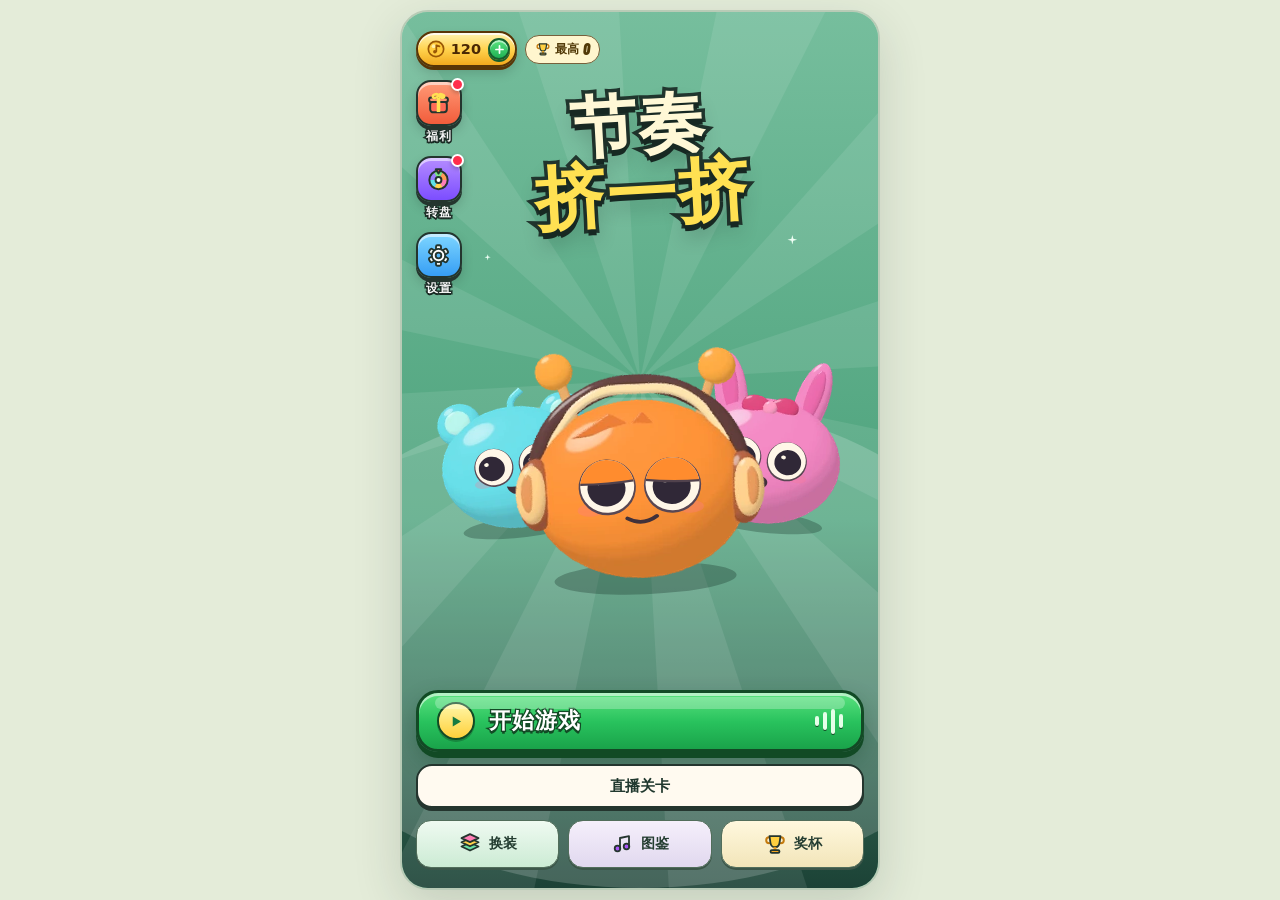
<file: index.html>
<!doctype html>
<html lang="zh-CN">
<head>
  <meta charset="utf-8">
  <meta name="viewport" content="width=device-width, initial-scale=1">
  <meta http-equiv="refresh" content="0; url=./web/index.html">
  <title>节奏挤一挤 · Jelly Jam</title>
  <script>location.replace('./web/index.html');</script>
</head>
<body style="margin:0;display:grid;place-items:center;height:100vh;background:#c8e8cf;font-family:sans-serif;color:#1f3d33;">
  <a href="./web/index.html" style="font-size:18px;font-weight:bold;color:#1f3d33;">正在进入《节奏挤一挤》… 点此直接开始</a>
</body>
</html>
</file>
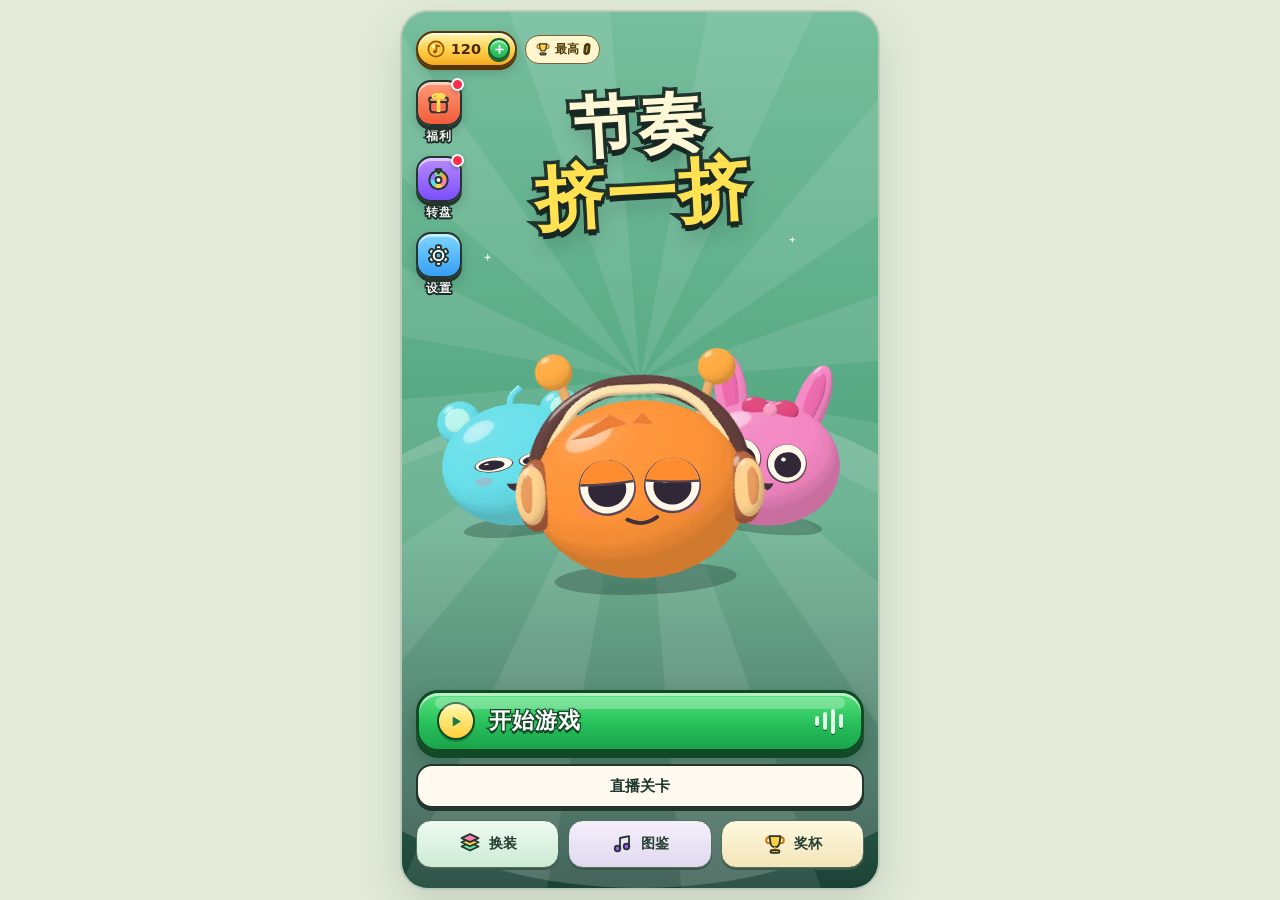
<file: web/index.html>
<!doctype html>
<html lang="zh-CN">
<head>
  <meta charset="utf-8">
  <meta name="viewport" content="width=device-width, initial-scale=1, maximum-scale=1, user-scalable=no, viewport-fit=cover">
  <meta name="apple-mobile-web-app-capable" content="yes">
  <meta name="mobile-web-app-capable" content="yes">
  <meta name="apple-mobile-web-app-status-bar-style" content="black-translucent">
  <meta name="apple-mobile-web-app-title" content="节奏挤一挤">
  <meta name="theme-color" content="#eaf7ec">
  <title>节奏挤一挤 · Jelly Jam</title>
  <link rel="manifest" href="manifest.json?v=27">
  <link rel="apple-touch-icon" href="assets/icon.png">
  <link rel="icon" href="assets/icon.png">
  <link rel="preload" href="assets/crew-cartoon.webp?v=13" as="image">
  <link rel="stylesheet" href="style.css?v=28">
  <link rel="stylesheet" href="club.css?v=29">
  <script defer src="js/cast.js?v=27"></script>
  <script defer src="js/physics.js?v=27"></script>
  <script defer src="js/ads.js?v=27"></script>
  <script defer src="js/characters.js?v=27"></script>
  <script defer src="js/progress.js?v=27"></script>
  <script defer src="js/sound.js?v=27"></script>
  <script defer src="js/interface.js?v=29"></script>
  <script defer src="js/live-player.js?v=29"></script>
  <script defer src="js/game.js?v=29"></script>
</head>
<body data-state="home" data-skin="cartoon" data-stage="cartoon">
  <div class="ambient" aria-hidden="true"></div>
  <div class="handheld">
    <section id="home" class="home" aria-label="游戏主页">
      <!-- Full-bleed living animated game stage backdrop -->
      <div class="sleeve" id="sleeveBox">
        <canvas id="sleeveArt" aria-label="点击和舞台上的果冻伙伴互动"></canvas>
      </div>

      <!-- Top Floating Game HUD (top-right strictly clear for WeChat capsule) -->
      <header class="home-head">
        <button id="freeCoinsBtn" class="coin-pill" title="免费领 150 音符币">
          <canvas data-icon="coin"></canvas>
          <b data-coins>120</b>
          <span class="coin-plus"><canvas data-icon="plus"></canvas></span>
        </button>
        <div class="home-best-pill" aria-label="无尽最高分">
          <canvas data-icon="trophy"></canvas>
          <span>最高</span>
          <b data-best>0</b>
        </div>
        <div class="wx-capsule-space" aria-hidden="true"></div>
      </header>

      <!-- Floating Left Vertical Game Icon Rail -->
      <nav class="home-side-rail" aria-label="快捷福利与设置">
        <button id="homeCheckin" class="side-game-btn is-gift" aria-label="每日福利">
          <span class="side-btn-box"><canvas data-icon="gift"></canvas><i id="checkinDot" class="red-dot" hidden></i></span>
          <span class="side-btn-txt">福利</span>
        </button>
        <button id="homeWheel" class="side-game-btn is-wheel" aria-label="幸运转盘">
          <span class="side-btn-box"><canvas data-icon="wheel"></canvas><i id="wheelDot" class="red-dot" hidden></i></span>
          <span class="side-btn-txt">转盘</span>
        </button>
        <button id="homeSettings" class="side-game-btn is-set" aria-label="游戏设置">
          <span class="side-btn-box"><canvas data-icon="settings"></canvas></span>
          <span class="side-btn-txt">设置</span>
        </button>
      </nav>

      <!-- Sculptural 3D Game Logo -->
      <div class="hero-logo-wrap" aria-hidden="true">
        <h1 class="cover-title"><span>节奏</span><span>挤一挤</span></h1>
      </div>

      <!-- Bottom Floating Game Console: Single Hero Play Button + Dock -->
      <div class="home-footer">
        <button id="start" class="start-btn">
          <span class="start-play"><canvas data-icon="play"></canvas></span>
          <span id="startLabel">开始游戏</span>
          <span class="start-meter" aria-hidden="true"><i></i><i></i><i></i><i></i></span>
        </button>

        <button id="startLive" class="start-live" type="button"><span id="startLiveLabel">直播关卡</span></button>

        <div class="home-dock">
          <button id="homeSkins" class="dock-btn dock-skin">
            <span class="dock-icon"><canvas data-icon="layers"></canvas></span>
            <strong>换装</strong>
          </button>
          <button id="homeGuide" class="dock-btn dock-guide">
            <span class="dock-icon"><canvas data-icon="music"></canvas></span>
            <strong>图鉴</strong>
          </button>
          <button id="homeBadges" class="dock-btn dock-medal">
            <i id="badgeDot" class="red-dot" hidden></i>
            <span class="dock-icon"><canvas data-icon="trophy"></canvas></span>
            <strong>奖杯</strong>
          </button>
        </div>
      </div>
    </section>

    <div class="game-view" id="gameView" inert aria-hidden="true">
      <header class="game-top" aria-label="对局信息栏">
        <div class="hud-top-strip">
          <button id="pause" class="hud-pause" aria-label="暂停游戏" title="暂停游戏"><canvas data-icon="pause"></canvas></button>
          <span id="liveStatus" class="live-status" hidden>点击下方小卡片可以玩主播同款游戏</span>
          <div class="hud-status-bar">
            <span id="hudPhase" class="hud-phase-pill">热身节奏</span>
            <i class="hud-sep" aria-hidden="true"></i>
            <span class="hud-time-row"><canvas data-icon="clock"></canvas><b id="hudTime">00:00</b></span>
          </div>
          <div class="wx-capsule-space" aria-hidden="true"></div>
        </div>
        <div class="hud-score-row">
          <div class="hud-cur-score">
            <span class="hud-score-tag">得分</span>
            <b class="score" data-score>0</b>
          </div>
          <div id="bestPill" class="best-pill" title="最高记录"><canvas data-icon="trophy"></canvas><span>最高</span><b data-best>0</b></div>
        </div>
      </header>

      <main class="rig">
        <section class="arena-column" aria-label="合成舞台">
          <div class="cabinet">
            <div class="field">
              <canvas id="underlay" aria-hidden="true"></canvas>
              <canvas id="skins" aria-hidden="true"></canvas>
              <canvas id="play" tabindex="0" aria-describedby="queueText" aria-label="轻点任意角色下方即可直落，按住下滑可瞄准发射。"></canvas>
              <button id="newCharBanner" class="new-char-banner" hidden><canvas data-icon="video"></canvas><span id="newCharText">新角色解锁！点此双倍领奖</span></button>
              <div id="floatTip" class="float-tip" hidden></div>
              <button id="saveBtn" class="save-btn" hidden><canvas data-icon="hammer"></canvas><span>免费急救</span></button>
              <div id="danger" class="danger" hidden>快要越线啦！</div>
              <div id="callout" class="callout" aria-hidden="true"></div>
            </div>
          </div>

          <div class="prop-dock" id="propDock" aria-label="局内道具">
            <button class="prop-btn p-hammer" data-prop="hammer" title="点选果冻消除或破冰">
              <canvas data-icon="hammer"></canvas>
              <span class="prop-label">小锤子</span>
              <i class="prop-count">2</i>
            </button>
            <button class="prop-btn p-wild" data-prop="wild" title="彩虹万能球，碰谁升谁">
              <canvas data-icon="spark"></canvas>
              <span class="prop-label">彩虹球</span>
              <i class="prop-count">1</i>
            </button>
            <button class="prop-btn p-freeze" data-prop="freeze" title="冻住横杆12秒并开启双倍得分">
              <canvas data-icon="snow"></canvas>
              <span class="prop-label">双倍冻</span>
              <i class="prop-count">1</i>
            </button>
            <button class="prop-btn p-lift" data-prop="lift" title="强力顶起横杠并压低上升地板">
              <canvas data-icon="lift"></canvas>
              <span class="prop-label">抬杠</span>
              <i class="prop-count">1</i>
            </button>
          </div>
        </section>
      </main>
    </div>

    <div id="toast" class="toast" role="status" hidden><canvas data-icon="medal"></canvas><span></span></div>
  </div>

  <dialog id="dialog" aria-labelledby="dialogTitle">
    <div id="dialogToast" class="dialog-toast" role="status" hidden><canvas data-icon="medal"></canvas><span></span></div>
    <div class="modal-top">
      <h2 id="dialogTitle"></h2>
      <button id="dialogClose" class="sheet-close" aria-label="关闭" hidden><canvas data-icon="close"></canvas></button>
    </div>
    <div id="dialogBody"></div>
    <div class="dialog-actions" id="dialogActions"></div>
  </dialog>
  <p id="queueText" class="sr-only"></p>
  <p id="announce" class="sr-only" aria-live="polite" aria-atomic="true"></p>
</body>
</html>
</file>
<file: web/style.css>
@font-face{font-family:Barlow Deck;src:url("assets/barlow-black-italic.ttf") format("truetype");font-weight:900;font-style:italic;font-display:swap}
:root{color-scheme:dark;--lime:#def986;--shell-h:min(960px,calc(100vh - 20px));--safe-top:12px;--safe-bottom:10px;--capsule-w:96px;font-family:"PingFang SC","Hiragino Sans GB","MiSans","Microsoft YaHei",system-ui,sans-serif;-webkit-font-smoothing:antialiased}
@supports(height:100dvh){:root{--shell-h:min(960px,calc(100dvh - 20px))}}
*,*::before,*::after{box-sizing:border-box}
html,body{margin:0;padding:0;width:100%;height:100%;overflow:hidden;overscroll-behavior:none;-webkit-touch-callout:none}
body{display:grid;place-items:center;isolation:isolate;background:var(--chrome,#e4ecd9);color:#243b36}
button{position:relative;display:grid;place-items:center;font:inherit;color:inherit;border:0;padding:0;cursor:pointer;touch-action:manipulation;-webkit-tap-highlight-color:transparent;transition:transform .08s}
button:focus-visible,canvas[tabindex]:focus-visible{outline:2px solid #518666;outline-offset:1px}
button:active{transform:translateY(2px) scale(.97)}[hidden]{display:none!important}
.ambient{position:fixed;inset:0;z-index:-1;pointer-events:none;background:#e4ecd9}
.handheld{position:relative;isolation:isolate;display:flex;flex-direction:column;min-height:0;height:var(--shell-h);width:min(calc(var(--shell-h)*.546),calc(100vw - 16px),500px);overflow:hidden;border:2px solid #b8cbb6;border-radius:28px;background:var(--shell);box-shadow:0 16px 48px rgba(32,50,42,.16)}
.handheld:fullscreen,.handheld:-webkit-full-screen{position:fixed;inset:0;width:100vw;height:100vh;height:100dvh;max-width:none;border:0;border-radius:0;box-shadow:none}

/* WeChat Capsule Safe Spacer (reserves top-right ~102px for native WeChat capsule) */
.wx-capsule-space{width:var(--capsule-w);height:32px;flex:none;pointer-events:none}

/* Left-Aligned Dynamic Safe-Area In-Game Header:
   Row 1 (Left, below Notch/Dynamic Island, clear of right WeChat capsule): Phase + Time
   Row 2 (Left, dynamic anti-squeeze): Prominent Current Score + Best Record */
.game-top{display:flex;flex-direction:column;align-items:stretch;gap:5px;flex:none;padding:var(--safe-top) 12px 7px;background:var(--chrome);border-bottom:2px solid color-mix(in srgb,var(--trim) 50%,transparent)}
.hud-top-strip{display:flex;align-items:center;gap:6px;min-height:30px}
.hud-pause{flex:none;width:44px;height:44px;background:transparent;color:var(--hud-ink)}
.hud-pause canvas{width:32px;height:32px;padding:4px;border-radius:50%;background:color-mix(in srgb,var(--hud-ink) 10%,var(--chrome));border:1px solid var(--trim)}
.hud-top-strip .wx-capsule-space{margin-left:auto}
.hud-status-bar{display:inline-flex;align-items:center;gap:7px;height:28px;padding:0 10px 0 3px;border-radius:14px;background:color-mix(in srgb,var(--hud-ink) 8%,transparent);border:1.5px solid color-mix(in srgb,var(--hud-ink) 14%,transparent);max-width:calc(100% - var(--capsule-w) - 6px);overflow:hidden}
.hud-phase-pill{display:inline-flex;align-items:center;height:20px;padding:0 8px;border-radius:10px;background:linear-gradient(180deg,#8b68ff,#6637d6);color:#ffffff;font-size:11px;font-weight:900;line-height:1;white-space:nowrap;flex:none}
.hud-phase-pill.is-boss{background:linear-gradient(180deg,#ff6b6b,#d92b2b)}
.hud-phase-pill.is-double{background:linear-gradient(180deg,#ffbd38,#e6700c)}
.hud-sep{width:1.5px;height:12px;border-radius:1px;background:color-mix(in srgb,var(--hud-ink) 20%,transparent);flex:none}
.hud-time-row{display:inline-flex;align-items:center;gap:4px;color:var(--hud-ink);font-size:12px;font-weight:850;font-variant-numeric:tabular-nums;white-space:nowrap;flex:none}
.hud-time-row canvas{width:14px;height:14px;flex:none}
.hud-time-row b{font-family:"Barlow Deck","Arial Black",sans-serif;font-style:italic;font-size:14.5px;line-height:1;letter-spacing:.3px}

.hud-score-row{display:flex;align-items:baseline;justify-content:flex-start;gap:10px;min-height:34px;width:100%;min-width:0;flex-wrap:nowrap}
.hud-cur-score{display:inline-flex;align-items:baseline;gap:6px;flex:0 1 auto;min-width:0;padding:2px 12px 3px 10px;border-radius:13px;background:color-mix(in srgb,var(--accent) 13%,transparent);border:1.5px solid color-mix(in srgb,var(--accent) 36%,transparent)}
.hud-score-tag{font-size:11px;font-weight:900;color:var(--hud-sub);line-height:1;white-space:nowrap;flex:none}
.score{display:inline-block;min-width:3.6ch;font-family:"Barlow Deck","Arial Black",sans-serif;font-style:italic;font-weight:900;font-variant-numeric:tabular-nums;font-size:clamp(26px,7.2vw,34px);line-height:.96;color:var(--accent);letter-spacing:.4px;white-space:nowrap;text-shadow:0 2px 0 color-mix(in srgb,var(--hud-ink) 12%,transparent);transition:font-size .15s ease}
.score.is-long{font-size:clamp(22px,6vw,28px)}
.score.is-xlong{font-size:clamp(19px,5vw,24px)}
.score.bump{animation:bump .2s ease-out}@keyframes bump{45%{transform:scale(1.08)}}

.best-pill{display:inline-flex;align-items:center;gap:4px;height:28px;padding:0 10px;border-radius:12px;background:color-mix(in srgb,var(--hud-ink) 8%,transparent);border:1.5px solid color-mix(in srgb,var(--hud-ink) 12%,transparent);color:var(--hud-ink);font-size:11.5px;font-weight:850;white-space:nowrap;flex:0 0 auto;align-self:center}
.best-pill canvas{width:14px;height:14px;flex:none}
.best-pill span{color:var(--hud-sub);font-weight:800}
.best-pill b{font-family:"Barlow Deck","Arial Black",sans-serif;font-style:italic;font-size:15px;line-height:1;font-variant-numeric:tabular-nums}

.rig{display:flex;flex:1;min-height:0;flex-direction:column;padding:6px 8px var(--safe-bottom);gap:6px}
.arena-column,.cabinet{min-height:0;display:flex;flex-direction:column;flex:1}
.cabinet{position:relative;border:2px solid color-mix(in srgb,var(--trim) 70%,transparent);border-radius:18px;padding:4px;background:var(--chrome)}
.field{position:relative;flex:1;min-height:0;isolation:isolate;overflow:hidden;border-radius:13px;background:var(--stage-flat) var(--stage-img) center/100% 100% no-repeat}
.field>canvas{position:absolute;inset:0;width:100%;height:100%;display:block}.field>#underlay,.field>#skins{pointer-events:none}
#play{position:absolute;inset:0;width:100%;height:100%;display:block;touch-action:none;-webkit-user-select:none;user-select:none;cursor:default}
#play.is-near{cursor:grab}#play.is-held{cursor:grabbing}

.float-tip{position:absolute;left:50%;bottom:14px;transform:translateX(-50%);z-index:5;padding:7px 15px;border-radius:16px;background:rgba(24,42,46,.86);color:#fffdf0;font-size:12.5px;font-weight:800;white-space:nowrap;pointer-events:none;box-shadow:0 4px 12px rgba(0,0,0,.22)}
.danger{position:absolute;top:24%;left:50%;transform:translate(-50%,-50%);padding:7px 16px;border-radius:14px;background:#ef4444;white-space:nowrap;color:#fff;font-weight:850;font-size:13.5px;pointer-events:none;z-index:5;box-shadow:0 4px 14px rgba(239,68,68,.4)}
.callout{position:absolute;left:50%;top:56%;pointer-events:none;color:var(--lime);font:italic 900 30px/1 "Barlow Deck","PingFang SC","Hiragino Sans GB","Microsoft YaHei",system-ui,sans-serif;letter-spacing:1px;transform:translate(-50%,-50%);paint-order:stroke fill;-webkit-text-stroke:4px #2a1c36;opacity:0;white-space:nowrap;z-index:5}
.callout.show{animation:cheer .95s both}@keyframes cheer{0%{opacity:0;transform:translate(-50%,-20%) scale(.7) rotate(-4deg)}18%,68%{opacity:1;transform:translate(-50%,-55%) scale(1.06) rotate(-4deg)}100%{opacity:0;transform:translate(-50%,-92%) scale(.95) rotate(-4deg)}}

.sr-only{position:fixed;top:0;left:0;margin:0;padding:0;width:1px;height:1px;overflow:hidden;clip-path:inset(50%);white-space:nowrap}

/* Full-screen edge-to-edge mobile browser & WeChat viewport + Large R-Corner Bottom Safe Area */
@media(max-width:900px),(pointer:coarse){
  :root{--safe-top:max(env(safe-area-inset-top,0px),52px);--safe-bottom:max(calc(env(safe-area-inset-bottom,0px) + 12px),30px);--capsule-w:102px}
  html,body{height:100vh;height:100dvh;min-height:-webkit-fill-available}
  .ambient{display:none}
  .handheld{position:fixed;inset:0;width:100vw;width:100%;height:100vh;height:100dvh;max-width:none;border:0;border-radius:0;box-shadow:none}
  .game-top{padding:calc(var(--safe-top) + 4px) max(12px,env(safe-area-inset-right)) 7px max(12px,env(safe-area-inset-left))}
  .rig{padding:6px max(10px,env(safe-area-inset-right)) var(--safe-bottom) max(10px,env(safe-area-inset-left))}
}
@media(prefers-reduced-motion:reduce){.score.bump{animation:none}}
</file>
<file: web/club.css>
:root{--cream:#fff9ec;--home-ink:#223830;--muted:#586e60;--outline:#24352e;--ui-font:"PingFang SC","Hiragino Sans GB","MiSans","Microsoft YaHei",system-ui,sans-serif}

body,[data-skin=cartoon]{--shell:#c8e8cf;--chrome:#eaf7ec;--hud-ink:#1f3d33;--hud-sub:#4f6b5d;--trim:#6ea385;--accent:#1f8a52;--tint:#8acaa9}
[data-skin=toy3d]{--shell:#1d3642;--chrome:#182d38;--hud-ink:#eefaff;--hud-sub:#a7ccd9;--trim:#4e8ea3;--accent:#7cf2e2;--tint:#2b5363}
[data-skin=metal]{--shell:#223740;--chrome:#1c2e36;--hud-ink:#f5f7ee;--hud-sub:#b8cdd0;--trim:#668590;--accent:#e0f7a0;--tint:#9bb8c2}
[data-skin=glass]{--shell:#144954;--chrome:#103e48;--hud-ink:#effdff;--hud-sub:#aee2e8;--trim:#59bec9;--accent:#b6fff4;--tint:#50aab8}
[data-skin=neon]{--shell:#180e30;--chrome:#110924;--hud-ink:#f6efff;--hud-sub:#bfa8f0;--trim:#8052cc;--accent:#6cf7ff;--tint:#311a5c}
[data-skin=plush]{--shell:#d9b8bf;--chrome:#f0dde1;--hud-ink:#4c313b;--hud-sub:#70515c;--trim:#a67686;--accent:#9e345f;--tint:#b38492}
[data-skin=pixel]{--shell:#32364a;--chrome:#2c2f44;--hud-ink:#f2f2dd;--hud-sub:#c8c7d8;--trim:#7c82a8;--accent:#f4dd89;--tint:#7b7eb3}
[data-skin=gummy]{--shell:#e6b47e;--chrome:#f7dec0;--hud-ink:#592d0a;--hud-sub:#875124;--trim:#c9823c;--accent:#c44e08;--tint:#d9985b}
[data-skin=porcelain]{--shell:#334e70;--chrome:#29415e;--hud-ink:#eff6ff;--hud-sub:#b6cbe6;--trim:#698cb8;--accent:#b8e1ff;--tint:#5d7fa6}
[data-skin=sakura]{--shell:#9c5f7b;--chrome:#874e69;--hud-ink:#fff5f9;--hud-sub:#f0cadb;--trim:#c989a7;--accent:#ffe29c;--tint:#b37290}
[data-skin=holo]{--shell:#2f3a66;--chrome:#263057;--hud-ink:#eef4ff;--hud-sub:#b8c7ed;--trim:#6e85cc;--accent:#8cf7ea;--tint:#475a8c}

[data-stage=cartoon]{--stage-img:none;--stage-flat:#7ab89c}
[data-stage=toy3d]{--stage-img:none;--stage-flat:#284757}
[data-stage=metal]{--stage-img:url("assets/studio.webp");--stage-flat:#3f5b66}
[data-stage=glass]{--stage-img:none;--stage-flat:#247182}
[data-stage=neon]{--stage-img:none;--stage-flat:#180e30}
[data-stage=plush]{--stage-img:none;--stage-flat:#966576}
[data-stage=pixel]{--stage-img:url("assets/stage-pixel.webp");--stage-flat:#3c405a}
[data-stage=gummy]{--stage-img:none;--stage-flat:#cf8c55}
[data-stage=porcelain]{--stage-img:none;--stage-flat:#6282a4}
[data-stage=sakura]{--stage-img:none;--stage-flat:#b06d8c}
[data-stage=holo]{--stage-img:none;--stage-flat:#544e85}

.game-view{display:flex;position:absolute;inset:0;flex-direction:column;min-height:0;background:var(--shell)}
.game-view.behind{visibility:hidden;pointer-events:none}

/* ================= FULL-BLEED LIVING GAME HOME ================= */
.home{position:absolute;inset:0;z-index:2;display:flex;flex-direction:column;justify-content:space-between;padding:calc(var(--safe-top) + 6px) 14px calc(var(--safe-bottom) + 6px);background:var(--tint);color:var(--home-ink);overflow:hidden}
.sleeve{position:absolute;inset:0;z-index:0;overflow:hidden;cursor:pointer}
#sleeveArt{position:absolute;inset:0;width:100%;height:100%;display:block}

.home-head,.coin-pill,.home-best-pill,.start-btn,.dock-btn,.dock-icon,.toast,.dialog-toast,.modal-top,.save-btn,.new-char-banner,.band-header{display:flex;align-items:center}

.home-head{position:relative;z-index:3;gap:8px;flex:none;height:38px;pointer-events:none}
.home-head button{pointer-events:auto}
.home-head .wx-capsule-space{margin-left:auto}

/* Glossy 3D Gold Coin Pill (height aligned with WeChat capsule) */
.coin-pill{position:relative;gap:5px;height:36px;padding:0 5px 0 8px;border-radius:19px;background:linear-gradient(180deg,#fff3b0 0%,#ffd24d 52%,#f2a91d 100%);border:2.5px solid #593506;color:#4a2804;font-size:14.5px;font-weight:900;box-shadow:0 3px 0 #593506,0 6px 12px rgba(0,0,0,.16),inset 0 2px 0 rgba(255,255,255,.78)}
.coin-pill canvas{width:20px;height:20px}
.coin-plus{width:22px;height:22px;border-radius:50%;background:linear-gradient(180deg,#5be37f,#20b254);border:2px solid #165e2d;display:grid;place-items:center;margin-left:2px;box-shadow:0 2px 0 #165e2d,inset 0 2px 0 rgba(255,255,255,.55)}
.coin-plus canvas{width:13px;height:13px}

/* Floating Left Vertical Game Icon Rail (safely below Notch/Dynamic Island & aligned with right rail) */
.home-side-rail{position:absolute;top:calc(var(--safe-top) + 56px);left:14px;z-index:3;display:flex;flex-direction:column;gap:12px}
.side-game-btn{display:flex;flex-direction:column;align-items:center;gap:3px;background:transparent;padding:0}
.side-btn-box{position:relative;width:46px;height:46px;border-radius:15px;display:grid;place-items:center;border:2.5px solid #24352e;box-shadow:0 4px 0 #24352e,0 6px 12px rgba(0,0,0,.18),inset 0 3px 0 rgba(255,255,255,.55)}
.side-btn-box canvas{width:25px;height:25px}
.side-game-btn.is-gift .side-btn-box{background:linear-gradient(180deg,#ff9a76,#f25c3b)}
.side-game-btn.is-wheel .side-btn-box{background:linear-gradient(180deg,#b58cff,#7c4dff)}
.side-game-btn.is-set .side-btn-box{background:linear-gradient(180deg,#7ed6ff,#369ef5)}
.side-btn-txt{font-size:11.5px;font-weight:900;color:#ffffff;letter-spacing:.4px;paint-order:stroke fill;-webkit-text-stroke:3px #20322b;text-shadow:0 2px 0 #182822}

.home-best-pill{gap:4px;padding:5px 9px;border-radius:14px;background:#fff6ce;color:#513907;font-size:12px;font-weight:850;border:1.5px solid #77613c;white-space:nowrap}
.home-best-pill canvas{width:16px;height:16px}
.home-best-pill b{font-family:"Barlow Deck","Arial Black",sans-serif;font-style:italic;font-size:16px;line-height:1}

/* Sculptural 3D Game Logo (shifted downward below Dynamic Island & capsule band) */
.hero-logo-wrap{position:relative;z-index:2;flex:1;display:flex;align-items:flex-start;justify-content:center;padding-top:26px;pointer-events:none}
.cover-title{margin:0;text-align:center;font-family:var(--ui-font);font-weight:900;line-height:.96;letter-spacing:.02em;font-size:clamp(46px,min(15vw,7.4vh),70px);color:#fff8d6;paint-order:stroke fill;-webkit-text-stroke:7px #21362e;text-shadow:0 6px 0 #172822,0 12px 20px rgba(0,0,0,.24);transform:rotate(-3.2deg)}
.cover-title span{display:block}
.cover-title span+span{color:#ffe152;margin-top:2px;font-size:1.05em}

/* Bottom Floating Game Play Console */
.home-footer{position:relative;z-index:3;flex:none;display:grid;gap:12px;padding-bottom:4px}

/* Chunky Shiny 3D Arcade Hero PLAY Button */
.start-btn{position:relative;overflow:hidden;justify-content:flex-start;gap:14px;color:#ffffff;background:linear-gradient(180deg,#5be37f 0%,#28c25d 52%,#1aa34a 100%);border:3px solid #124a25;border-radius:22px;padding:0 18px;min-height:62px;box-shadow:0 6px 0 #124a25,0 10px 22px rgba(12,60,30,.32),inset 0 3px 0 rgba(255,255,255,.55);font:900 22px/1 var(--ui-font);letter-spacing:1.2px;paint-order:stroke fill;-webkit-text-stroke:2.5px #124a25;text-shadow:0 3px 0 #124a25}
.start-btn::before{content:"";position:absolute;top:4px;left:16px;right:16px;height:12px;border-radius:10px;background:rgba(255,255,255,.26);pointer-events:none}
.start-btn:hover{filter:brightness(1.05)}
.start-live{min-height:44px;border:2px solid #24352e;border-radius:16px;background:#fffaf0;color:#20382e;font:850 15px/1 var(--ui-font);box-shadow:0 3px 0 #24352e}
.live-status{min-width:0;color:var(--hud-ink);font-size:clamp(12px,3.4vw,14px);font-weight:850;line-height:1.3;overflow-wrap:anywhere}
[data-mode=live] .hud-status-bar,[data-mode=live] #bestPill{display:none}
@media(orientation:landscape){
  .game-view[data-mode=live]{width:min(100%,calc(100dvh * .72),500px);left:50%;transform:translateX(-50%)}
  [data-mode=live] .hud-top-strip .wx-capsule-space{display:none}
  [data-mode=live] .game-top{padding-top:max(env(safe-area-inset-top),10px)}
  [data-mode=live] .rig{padding-bottom:max(env(safe-area-inset-bottom),10px)}
}
.start-play{display:grid;place-items:center;width:38px;height:38px;border-radius:50%;background:linear-gradient(180deg,#fff7a8,#ffd03b);border:2.5px solid #124a25;box-shadow:0 2px 0 rgba(0,0,0,.22)}.start-play canvas{width:19px;height:19px}
.start-meter{margin-left:auto;display:flex;gap:3.5px;align-items:center}.start-meter i{width:4.5px;height:10px;background:#e4ffe8;border-radius:4px;box-shadow:0 1px 0 #124a25}.start-meter i:nth-child(2){height:18px}.start-meter i:nth-child(3){height:25px}.start-meter i:nth-child(4){height:14px}

/* Bold Floating Game Dock Badges */
.home-dock{display:grid;grid-template-columns:repeat(3,1fr);gap:9px}
.dock-btn{position:relative;justify-content:center;gap:7px;min-height:48px;padding:4px 6px;border-radius:15px;border:1px solid #526e5b;color:#243d31;box-shadow:0 2px 0 #3c5649}
.dock-skin{background:linear-gradient(180deg,#effaf1,#ccebd4)}
.dock-guide{background:linear-gradient(180deg,#f5effb,#e1d8ef)}
.dock-medal{background:linear-gradient(180deg,#fff8de,#f2e5b9)}
.dock-icon{justify-content:center}.dock-icon canvas{width:24px;height:24px}
.dock-btn strong{font-size:13.5px;font-weight:950}
.red-dot{position:absolute;top:-4px;right:-4px;width:13px;height:13px;border-radius:50%;background:#ff2e4c;border:2.5px solid #ffffff;box-shadow:0 2px 4px rgba(0,0,0,.25)}

/* ================= IN-GAME HUD & ORDER BUBBLES ================= */
.timer-pill{gap:4px;padding:5px 10px;border-radius:14px;background:linear-gradient(180deg,#ffffff,#e6efe8);border:2px solid #24352e;color:#1f382e;font:900 15px/1 "Barlow Deck",monospace;font-variant-numeric:tabular-nums;box-shadow:0 2px 0 #24352e}
.timer-pill canvas{width:16px;height:16px}
.timer-pill.is-frozen{background:linear-gradient(180deg,#38bdf8,#0284c7);color:#ffffff;border-color:#075985}
.timer-pill.is-urgent{background:linear-gradient(180deg,#ff5e5e,#dc2626);color:#ffffff;border-color:#7f1d1d}

.goal-bar{display:flex;align-items:center;gap:7px;flex:none;min-height:42px;padding:4px 9px;border-radius:15px;background:var(--chrome);border:2.5px solid color-mix(in srgb,var(--trim) 75%,#24352e);font-size:12px;color:var(--hud-ink);overflow-x:auto;scrollbar-width:none;box-shadow:0 3px 0 color-mix(in srgb,var(--trim) 60%,#1c2b25)}
.goal-lv{flex:none;padding:4px 9px;border-radius:10px;background:linear-gradient(180deg,#3bc776,#1d9652);color:#ffffff;font-size:11px;font-weight:950;border:1.5px solid #135730}
.goal-lv.fever-on{background:linear-gradient(180deg,#ffba33,#e6700c);color:#ffffff;border-color:#783304}
.goal-lv.is-boss{background:linear-gradient(180deg,#ff6b6b,#dc2626);color:#ffffff;border-color:#7f1d1d}
.goal-lv.is-endless{background:linear-gradient(180deg,#9b6bff,#6d28d9);color:#ffffff;border-color:#3b0764}
.goal-avatar-wrap{display:flex;align-items:center;gap:4px;padding:2px 8px 2px 3px;border-radius:12px;background:rgba(255,255,255,.72);border:2px solid rgba(36,53,46,.22);color:#1f382e;font-weight:900}
.goal-avatar-wrap.done{background:#dcfce7;border-color:#16a34a;color:#15803d}
.goal-avatar{width:26px;height:26px;display:block}
.goal-chip{white-space:nowrap;font-weight:900;display:flex;align-items:center;gap:3px}
.goal-chip.done{color:#16a34a}
[data-skin=metal] .goal-chip.done,[data-skin=glass] .goal-chip.done,[data-skin=neon] .goal-chip.done,[data-skin=pixel] .goal-chip.done{color:#86efac}
.goal-prog{flex:1;min-width:52px;height:10px;background:color-mix(in srgb,var(--hud-ink) 16%,transparent);border-radius:8px;overflow:hidden;border:1.5px solid color-mix(in srgb,var(--hud-ink) 25%,transparent)}
.goal-prog i{display:block;height:100%;background:linear-gradient(90deg,#4ade80,#16a34a);border-radius:8px;transition:width .18s}
.goal-prog.is-boss i{background:linear-gradient(90deg,#fb7185,#e11d48)}


.save-btn{position:absolute;left:10px;bottom:12px;z-index:6;gap:5px;padding:8px 13px;border-radius:18px;background:linear-gradient(180deg,#ff6b6b,#e11d48);color:#ffffff;font-size:12.5px;font-weight:950;box-shadow:0 4px 0 #7a0e29;border:2.5px solid #7a0e29}
.save-btn canvas{width:18px;height:18px}

.new-char-banner{position:absolute;top:10px;left:50%;transform:translateX(-50%);z-index:6;gap:6px;padding:7px 14px;border-radius:18px;background:linear-gradient(180deg,#ffbe3b,#ed7a0c);color:#ffffff;font-size:12px;font-weight:950;white-space:nowrap;border:2.5px solid #6e3204;box-shadow:0 4px 0 #6e3204}
.new-char-banner canvas{width:16px;height:16px}

.prop-dock{display:grid;grid-template-columns:repeat(4,minmax(0,1fr));gap:8px;flex:none;margin-top:8px;padding:0 10px}
.prop-btn{position:relative;display:flex;flex-direction:column;align-items:center;justify-content:center;gap:2px;height:52px;border-radius:15px;background:linear-gradient(180deg,#ffffff,#e6f0e8);border:2.5px solid #24352e;color:#1f382e;font-size:11px;font-weight:900;box-shadow:0 4px 0 #24352e,inset 0 2px 0 rgba(255,255,255,.9)}
.prop-btn canvas{width:29px;height:29px;flex:none}
.prop-btn.is-active{background:linear-gradient(180deg,#fff08a,#ffca28);color:#422603;border-color:#6e4004;box-shadow:0 4px 0 #6e4004;transform:translateY(-2px)}
.prop-count{position:absolute;top:2px;right:3px;min-width:22px;height:21px;padding:0 5px;border-radius:11px;background:linear-gradient(180deg,#3fd67e,#1ca656);color:#ffffff;font-style:normal;font-size:11px;font-weight:900;display:grid;place-items:center;border:2px solid #164f2c;box-shadow:0 2px 0 #164f2c}
.prop-count.is-empty{background:linear-gradient(180deg,#94a3a0,#647471);border-color:#2d3b38;box-shadow:0 2px 0 #2d3b38}

/* ================= TRUE GAME-FRAMED POPUP DIALOGS ================= */
dialog.sheet{color-scheme:light;color:#243830;width:min(416px,calc(100vw - 22px));max-height:min(87vh,840px);max-height:min(87dvh,840px);background:#fffaf0;border:3.5px solid #24352e;padding:0;border-radius:26px;box-shadow:0 10px 0 #1b2923,0 22px 54px rgba(10,22,18,.48);overflow:hidden;position:fixed}
dialog.sheet[open]{display:flex;flex-direction:column}
dialog.sheet::backdrop{background:rgba(12,24,20,.64)}

/* Glossy 3D Game Ribbon Header Banner */
.modal-top{position:relative;justify-content:center;flex:none;min-height:56px;padding:11px 18px 12px;background:linear-gradient(180deg,#52d989 0%,#28b062 60%,#1d9450 100%);border-bottom:3px solid #185732;box-shadow:inset 0 3px 0 rgba(255,255,255,.42)}
.sheet-win .modal-top,.sheet-wheel .modal-top,.sheet-checkin .modal-top,.sheet-prop_ad_prompt .modal-top{background:linear-gradient(180deg,#ffca47 0%,#f59618 60%,#de7809 100%);border-bottom-color:#7d3e03}
.sheet-loss .modal-top,.sheet-revive_prompt .modal-top,.sheet-confirm_restart .modal-top,.sheet-confirm_home .modal-top{background:linear-gradient(180deg,#ff7e70 0%,#eb483b 60%,#d13226 100%);border-bottom-color:#751710}
.sheet-guide .modal-top,.sheet-skins .modal-top{background:linear-gradient(180deg,#8b7dff 0%,#634df2 60%,#4e37d6 100%);border-bottom-color:#2b1985}
.sheet-close{position:absolute;right:4px;top:50%;transform:translateY(-50%);width:44px;height:44px;color:white;background:transparent}
.sheet-close:active{transform:translateY(-50%) scale(.94)}
.sheet-close canvas{width:25px;height:25px;background:#fff7de;border-radius:50%;padding:3px;color:#284034}
.modal-top h2{margin:0;font-family:var(--ui-font);font-size:22px;color:#ffffff;font-weight:900;letter-spacing:.6px;paint-order:stroke fill;-webkit-text-stroke:4px rgba(18,36,28,.75);text-shadow:0 3px 0 rgba(18,36,28,.55)}

#dialogBody{min-height:0;overflow-y:auto;overscroll-behavior:contain;scrollbar-width:thin;padding:14px 16px 10px}
.dialog-actions{flex:none;display:flex;flex-wrap:wrap;padding:10px 16px 16px;gap:9px;background:#fffaf0;border-top:1.5px solid #ebe6d5}.dialog-actions:empty{display:none}
.sheet-pause .dialog-actions{flex-direction:column;flex-wrap:nowrap;gap:10px}
.sheet-pause .dialog-actions .action{flex:none;width:100%}
.sheet-note,.rule p{color:#506458;font-size:13px;line-height:1.52;margin:0;font-weight:700}.sheet-note{margin-bottom:9px}

/* Glossy 3D Candy Game Action Buttons */
.action{position:relative;overflow:hidden;display:flex;align-items:center;justify-content:center;gap:6px;flex:1;min-width:120px;min-height:48px;background:linear-gradient(180deg,#54de82 0%,#26b55b 58%,#1a9949 100%);color:#ffffff;border:2.5px solid #13542a;border-radius:16px;font-size:15px;font-weight:900;padding:8px 13px;box-shadow:0 5px 0 #13542a,inset 0 2.5px 0 rgba(255,255,255,.45);text-shadow:0 1.5px 0 rgba(12,56,28,.55)}
.action::before{content:"";position:absolute;top:3px;left:10px;right:10px;height:9px;border-radius:8px;background:rgba(255,255,255,.22);pointer-events:none}
.action:disabled{opacity:.55;cursor:not-allowed}
.action.secondary{background:linear-gradient(180deg,#ffffff,#e4eee5);color:#233d32;border-color:#24352e;box-shadow:0 5px 0 #24352e,inset 0 2px 0 rgba(255,255,255,.95);text-shadow:none}
.action.ad-btn{background:linear-gradient(180deg,#ffc53d 0%,#f27e0f 58%,#d96604 100%);color:#ffffff;border-color:#733302;box-shadow:0 5px 0 #733302,inset 0 2.5px 0 rgba(255,255,255,.48);text-shadow:0 1.5px 0 rgba(100,40,2,.55)}
.action canvas{width:19px;height:19px;flex:none}

.prop-prompt-card{display:flex;align-items:center;gap:12px;padding:12px;margin-bottom:10px;border-radius:16px;background:#f4f7ec;border:2px solid #cbd6c0}
.prop-prompt-ic{width:48px;height:48px;border-radius:14px;background:#ffffff;border:2px solid #24352e;display:grid;place-items:center;flex:none}
.prop-prompt-ic canvas{width:30px;height:30px}
.prop-prompt-card strong{display:block;font-size:15px;font-weight:900;color:#20382e;margin-bottom:3px}
.prop-prompt-card p{margin:0;font-size:12.5px;line-height:1.45;color:#526659;font-weight:700}

.toast,.dialog-toast{gap:7px;border-radius:16px;background:#1f382f;color:#fff9de;font-size:12.5px;font-weight:900;padding:9px 14px;pointer-events:none;box-shadow:0 6px 18px rgba(0,0,0,.28);border:2.5px solid #ffd04d}
.toast{position:absolute;top:calc(var(--safe-top) + 42px);z-index:30;left:50%;transform:translateX(-50%);white-space:nowrap}
.dialog-toast{position:fixed;top:calc(var(--safe-top) + 42px);left:50%;transform:translateX(-50%);z-index:999;margin:0;white-space:nowrap;max-width:calc(100vw - 24px);justify-content:center}
.toast canvas,.dialog-toast canvas{width:18px;height:18px;flex:none}

.sheet-tabs{display:grid;grid-template-columns:1fr 1fr;gap:6px;margin-bottom:10px;background:#e8efe0;padding:4px;border-radius:15px;border:2px solid #c7d6be}
.sheet-tab{padding:8px;border-radius:11px;background:transparent;color:#4a6154;font-size:13.5px;font-weight:900}
.sheet-tab.active{background:linear-gradient(180deg,#ffffff,#f2f8f2);color:#1f3c2f;border:2px solid #24352e;box-shadow:0 2px 0 #24352e}

.wheel-wrap{position:relative;display:grid;place-items:center;margin:4px auto 10px;width:244px;height:244px}
.wheel-canvas{width:240px;height:240px;display:block}
.wheel-result{text-align:center;margin:0 0 9px;font-size:15px;font-weight:850;color:#254637}
.wheel-pity{text-align:center;font-size:12px;font-weight:900;color:#6e4008;background:#fff1bf;border:2px solid #e6a832;border-radius:13px;padding:7px 10px;margin-top:4px}

.quest-list{display:grid;gap:8px;margin-bottom:10px}
.quest-row{display:flex;align-items:center;gap:10px;padding:10px;border-radius:15px;background:#f4f7ec;border:2px solid #cad6c0}
.quest-row.done{background:#eafcf0;border-color:#34c477}
.quest-ic{width:36px;height:36px;border-radius:12px;background:#ffffff;border:2px solid #d5e0cc;display:grid;place-items:center;flex:none}
.quest-ic canvas{width:22px;height:22px}
.quest-info{flex:1;min-width:0}
.quest-info strong{display:block;font-size:13.5px;font-weight:900;color:#20382e}
.quest-info small{display:block;font-size:11px;color:#556b5d;margin-top:2px;font-weight:750}
.chest-box{display:flex;align-items:center;gap:11px;padding:12px;border-radius:16px;background:linear-gradient(135deg,#fff3c4,#ffe0a8);border:2.5px solid #d98f26}
.chest-box canvas{width:36px;height:36px;flex:none}
.chest-box div{flex:1;min-width:0}
.chest-box strong{display:block;font-size:14px;font-weight:950;color:#663c08}
.chest-box small{display:block;font-size:11px;color:#8a5a18;font-weight:750;margin-top:2px}

.band-header{justify-content:space-between;gap:8px;padding:10px 12px;margin-bottom:10px;border-radius:16px;background:linear-gradient(135deg,#efe6ff,#dff0ff);border:2.5px solid #9c86db}
.band-header strong{display:block;font-size:14px;font-weight:950;color:#2a1f54}
.band-header small{display:block;font-size:11px;color:#534785;font-weight:750;margin-top:2px}
.band-play-btn{display:flex;align-items:center;gap:5px;padding:8px 12px;border-radius:13px;background:linear-gradient(180deg,#9c70ff,#6d28d9);color:#ffffff;font-size:12.5px;font-weight:950;border:2px solid #3c1482;box-shadow:0 3px 0 #3c1482;flex:none}
.band-play-btn canvas{width:16px;height:16px}
.atlas-item.is-locked{opacity:.48;filter:grayscale(.7)}
.atlas-item.is-discovered{cursor:pointer;transition:transform .12s}
.atlas-item.is-discovered:active{transform:scale(1.08)}

.skin-preview{height:clamp(112px,17vh,164px);margin:0 0 10px;border-radius:17px;overflow:hidden;position:relative;background:var(--stage-flat) var(--stage-img) center/cover no-repeat;border:2.5px solid #24352e}
.skin-preview canvas{position:absolute;inset:0;width:100%;height:100%}
.preview-stage{position:absolute;top:8px;left:9px;background:rgba(255,253,242,.95);color:#20382e;border:2px solid #24352e;border-radius:12px;font-size:11px;font-weight:900;padding:4px 10px}
.swatch-grid{display:grid;grid-template-columns:repeat(3,minmax(0,1fr));gap:8px}
.swatch{display:flex;position:relative;flex-direction:column;gap:4px;padding:4px 4px 6px;background:#ffffff;border:2.5px solid #c9d6c1;color:#243830;border-radius:14px;min-width:0;box-shadow:0 3px 0 #b8c7b0}
.swatch[aria-pressed=true]{border-color:#1ea355;background:#e8faef;box-shadow:0 3px 0 #1ea355}
.swatch-picture{position:relative;width:100%;height:clamp(46px,7.2vh,64px);border-radius:9px;overflow:hidden}
.swatch-picture canvas{width:100%;height:100%}
.lock-tag{position:absolute;top:3px;right:3px;display:flex;align-items:center;gap:2px;padding:2px 6px;border-radius:8px;background:rgba(24,20,36,.84);color:#ffe48a;font-size:9.5px;font-weight:900}
.lock-tag canvas{width:10px;height:10px}
.swatch-name{font-size:11px;line-height:1.25;font-weight:850;display:flex;align-items:center;justify-content:center;gap:3px}
.wearing{width:14px;height:14px;display:inline-block}

.checkin-grid{display:grid;grid-template-columns:repeat(3,1fr);gap:8px;margin:8px 0}
.checkin-card{display:flex;flex-direction:column;align-items:center;justify-content:center;gap:3px;padding:10px 6px;border-radius:15px;background:#f3f6ea;border:2px solid #cbd6c0;text-align:center}
.checkin-card.day7{grid-column:1 / -1;background:linear-gradient(135deg,#fff3c4,#ffe0a8);border-color:#e09a2b}
.checkin-card.today{border-color:#ea740e;background:#fff7e0;box-shadow:0 3px 0 #ea740e}
.checkin-card.claimed{opacity:.58}
.checkin-icon{width:26px;height:26px}
.checkin-day{font-size:10.5px;font-weight:900;color:#5a6e5e}
.checkin-card strong{font-size:12px;color:#20382e;font-weight:900}
.checkin-card small{font-size:10.5px;color:#687868;font-weight:750}
.checkin-card.today small{color:#d96208;font-weight:900}
.demo-row{display:flex;justify-content:flex-end;margin-top:4px}

.level-grid{display:grid;grid-template-columns:repeat(3,1fr);gap:8px}
.level-card{display:flex;flex-direction:column;align-items:center;gap:3px;padding:9px 5px;border-radius:15px;background:linear-gradient(180deg,#ffffff,#eef4e8);border:2.5px solid #24352e;color:#20382e;text-align:center;box-shadow:0 4px 0 #24352e}
.level-card.active{border-color:#187a42;background:linear-gradient(180deg,#e3fce9,#b9f2cb);box-shadow:0 4px 0 #187a42}
.level-card.is-boss{background:linear-gradient(180deg,#fff0f0,#ffd6d6);border-color:#9e1c1c;box-shadow:0 4px 0 #9e1c1c}
.level-card.locked{opacity:.48;cursor:not-allowed;box-shadow:none}
.lv-num{font-size:10px;font-weight:950;color:#556b5d}
.lv-gimmick{font-size:9.5px;font-weight:900;padding:1px 6px;border-radius:8px;background:#ffe48a;color:#5e3804}
.level-card.is-boss .lv-gimmick{background:#ff5959;color:#ffffff}
.level-card strong{font-size:12.5px;font-weight:950}
.lv-stars{display:flex;align-items:center;justify-content:center;gap:2px;height:16px}
.lv-stars canvas{width:14px;height:14px}

.result-hero{position:relative;display:flex;flex-direction:column;align-items:center;text-align:center;gap:6px;padding:6px 0 6px}
.result-mascot{width:102px;height:92px}
.clear-stars-row{display:flex;align-items:center;justify-content:center;gap:8px}
.clear-stars-row canvas{width:36px;height:36px;animation:star-pop .38s cubic-bezier(.34,1.56,.64,1) both}
.clear-stars-row canvas:nth-child(2){animation-delay:.12s}
.clear-stars-row canvas:nth-child(3){animation-delay:.24s}
@keyframes star-pop{from{transform:scale(0) rotate(-25deg);opacity:0}to{transform:scale(1) rotate(0);opacity:1}}

.badges-list{display:grid;gap:6px}
.badge-row{display:flex;align-items:center;gap:9px;padding:9px 8px;border-radius:14px;background:#f4f7ec;border:2px solid #dbe3d0}
.badge-row.done{background:#eefbf2;border-color:#74d69c}
.badge-stamp{width:36px;height:36px;border-radius:12px;display:grid;place-items:center;background:#ffffff;border:2px solid #d5e0cc;flex:none}
.badge-stamp canvas{width:22px;height:22px}
.done .badge-stamp{background:#fff0b8;border-color:#e6a832}
.badge-content{flex:1;min-width:0}
.badge-content strong,.setting strong{display:block;font-size:13.5px;line-height:1.25;color:#20382e;font-weight:900}
.badge-content small,.setting small{display:block;color:#5e7062;font-size:11px;font-weight:650;margin-top:2px}
.badge-count{font-size:11px;color:#5d7060;white-space:nowrap;font-weight:850}.done .badge-count{color:#16a34a}
.badge-bar{display:block;margin-top:4px;height:6px;background:#dce4d2;border-radius:4px;overflow:hidden;max-width:130px}
.badge-bar i{display:block;background:#2ec46f;height:100%;border-radius:4px}
.claim-btn{flex:none;padding:7px 12px;border-radius:12px;background:linear-gradient(180deg,#ffc238,#ea740e);color:#ffffff;font-size:12px;font-weight:950;border:2px solid #753403;box-shadow:0 3px 0 #753403}

.setting{display:flex;align-items:center;justify-content:space-between;gap:12px;width:100%;min-height:54px;border-bottom:1.5px solid #e0e6d8;background:transparent;text-align:left;padding:8px 4px;color:#20382e}.setting:disabled{opacity:.6}
.switch{position:relative;display:block;width:50px;height:28px;border-radius:20px;background:#c5d0c1;border:2px solid #24352e;transition:background .16s;flex:none}
.switch:after{content:"";position:absolute;top:2px;left:2px;width:20px;height:20px;background:#ffffff;border:2px solid #24352e;border-radius:50%;transition:transform .16s ease}
.setting[aria-checked=true] .switch{background:#2ec46f}.setting[aria-checked=true] .switch:after{transform:translateX(22px)}

.rule{display:flex;gap:11px;margin:11px 0;align-items:flex-start;padding:10px;border-radius:14px;background:#f4f7ec;border:2px solid #dbe3d0}.rule canvas{flex:none;width:26px;height:26px;margin-top:1px}.rule strong{display:block;color:#1f382e;font-size:14px;font-weight:900;margin-bottom:2px}
.atlas-all{display:grid;grid-template-columns:repeat(4,minmax(0,1fr));gap:6px}
.atlas-item{display:grid;justify-items:center;gap:2px;background:#f2f6ea;border:2px solid #cfd9c4;border-radius:13px;padding:4px 2px 6px}
.atlas-item canvas{width:100%;height:clamp(42px,6.2vh,58px)}.atlas-item strong{color:#20382e;font-size:10.5px;font-weight:850}.atlas-item b{color:#5c6d58;font:italic 900 12px/1 "Barlow Deck",sans-serif}
.result-score{color:#1f854d;font:italic 900 50px/1 "Barlow Deck","Arial Black",sans-serif;margin:2px 0 4px}
.pause-score{display:flex;align-items:center;justify-content:space-between;gap:12px}.pause-score canvas{width:76px;height:70px;background:#e4efe0;border-radius:14px;border:2px solid #c5d6be}
.pause-links{display:flex;justify-content:space-around;gap:8px;margin-top:12px}
.quiet-btn{background:linear-gradient(180deg,#ffffff,#e6efe8);color:#20382e;padding:8px 12px;border-radius:12px;font-size:12px;font-weight:900;border:2px solid #24352e;box-shadow:0 3px 0 #24352e}

@media(max-width:900px),(pointer:coarse){
  body{background:var(--chrome)}
  .home{padding:calc(var(--safe-top) + 4px) max(14px,env(safe-area-inset-right)) calc(var(--safe-bottom) + 8px) max(14px,env(safe-area-inset-left))}
  .home-side-rail{top:calc(var(--safe-top) + 56px);left:max(14px,env(safe-area-inset-left))}
  .hero-logo-wrap{padding-top:28px}
  .home-footer{padding:0 6px 4px}
  .prop-dock{padding:0 12px;gap:6px}
}
@media(max-height:680px){
  .start-btn{min-height:54px;font-size:20px}.prop-btn{height:52px}.side-btn-box{width:42px;height:42px}
}
</file>
